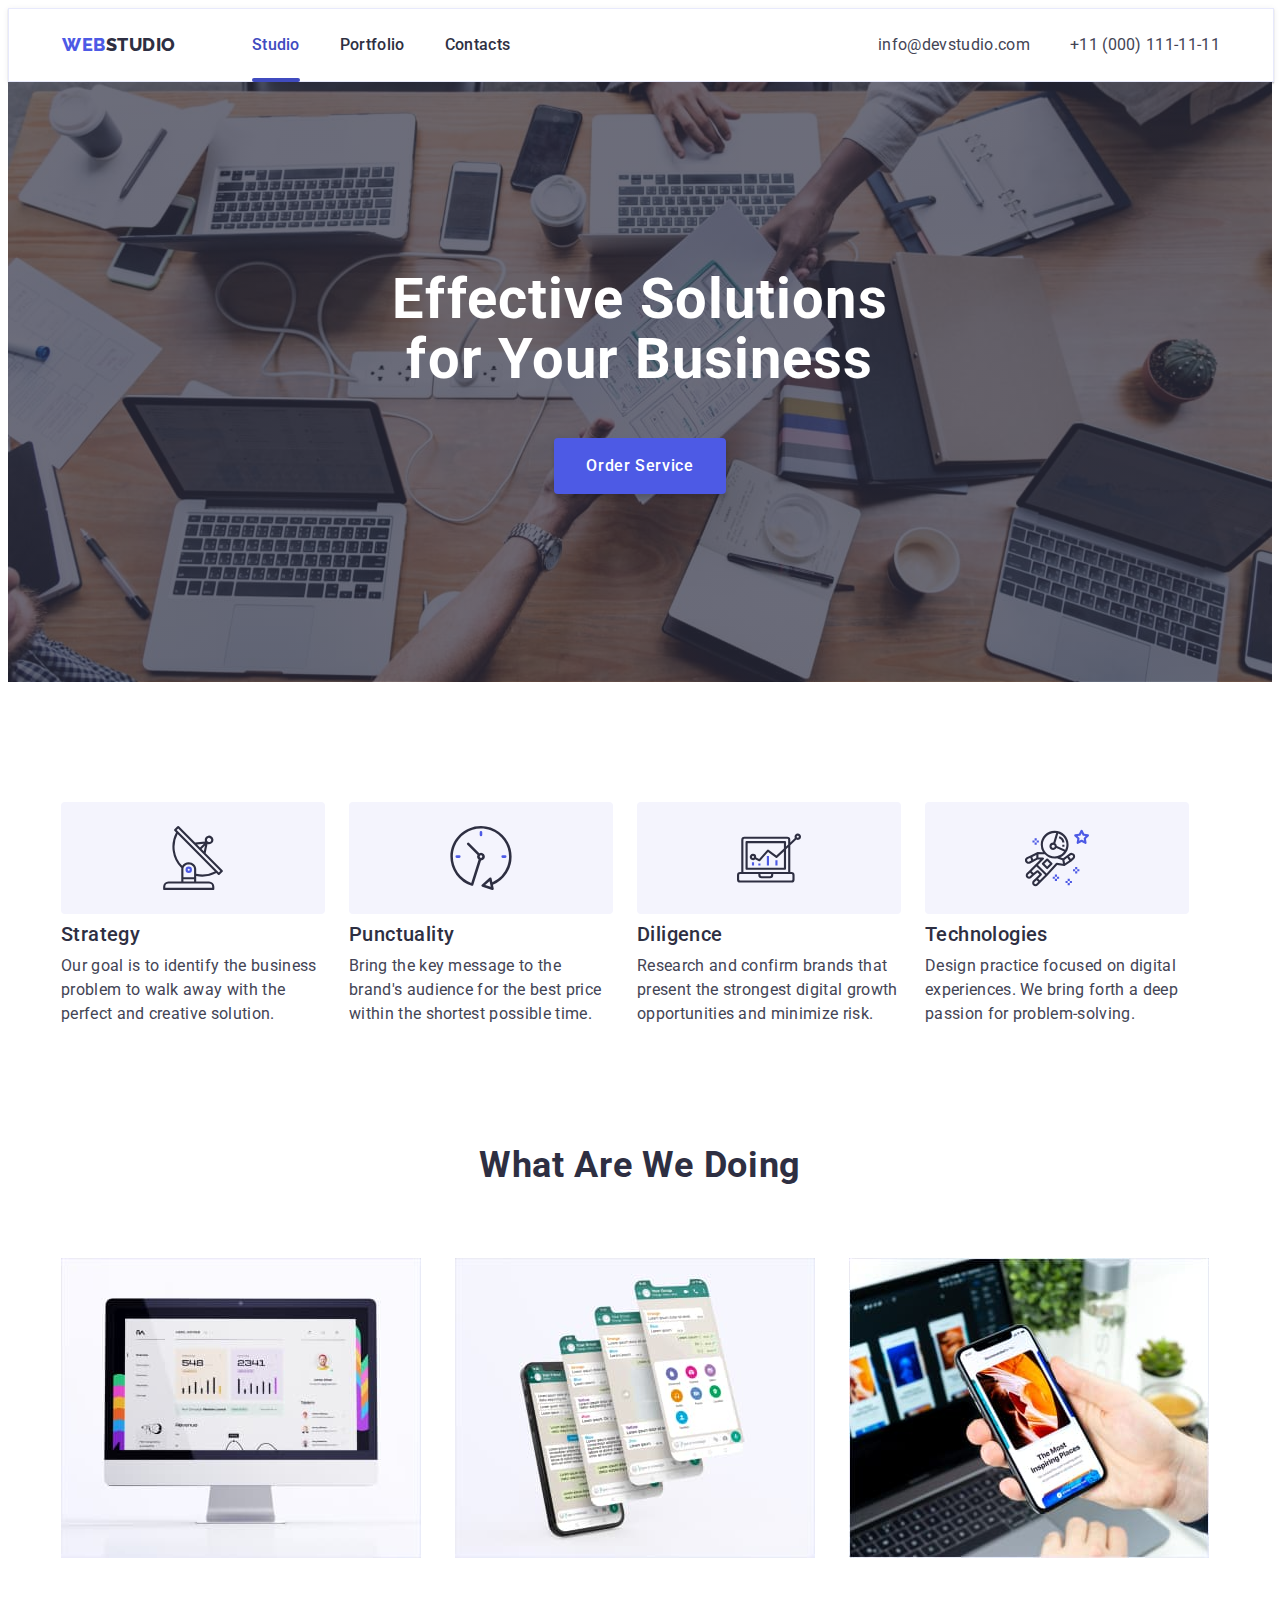
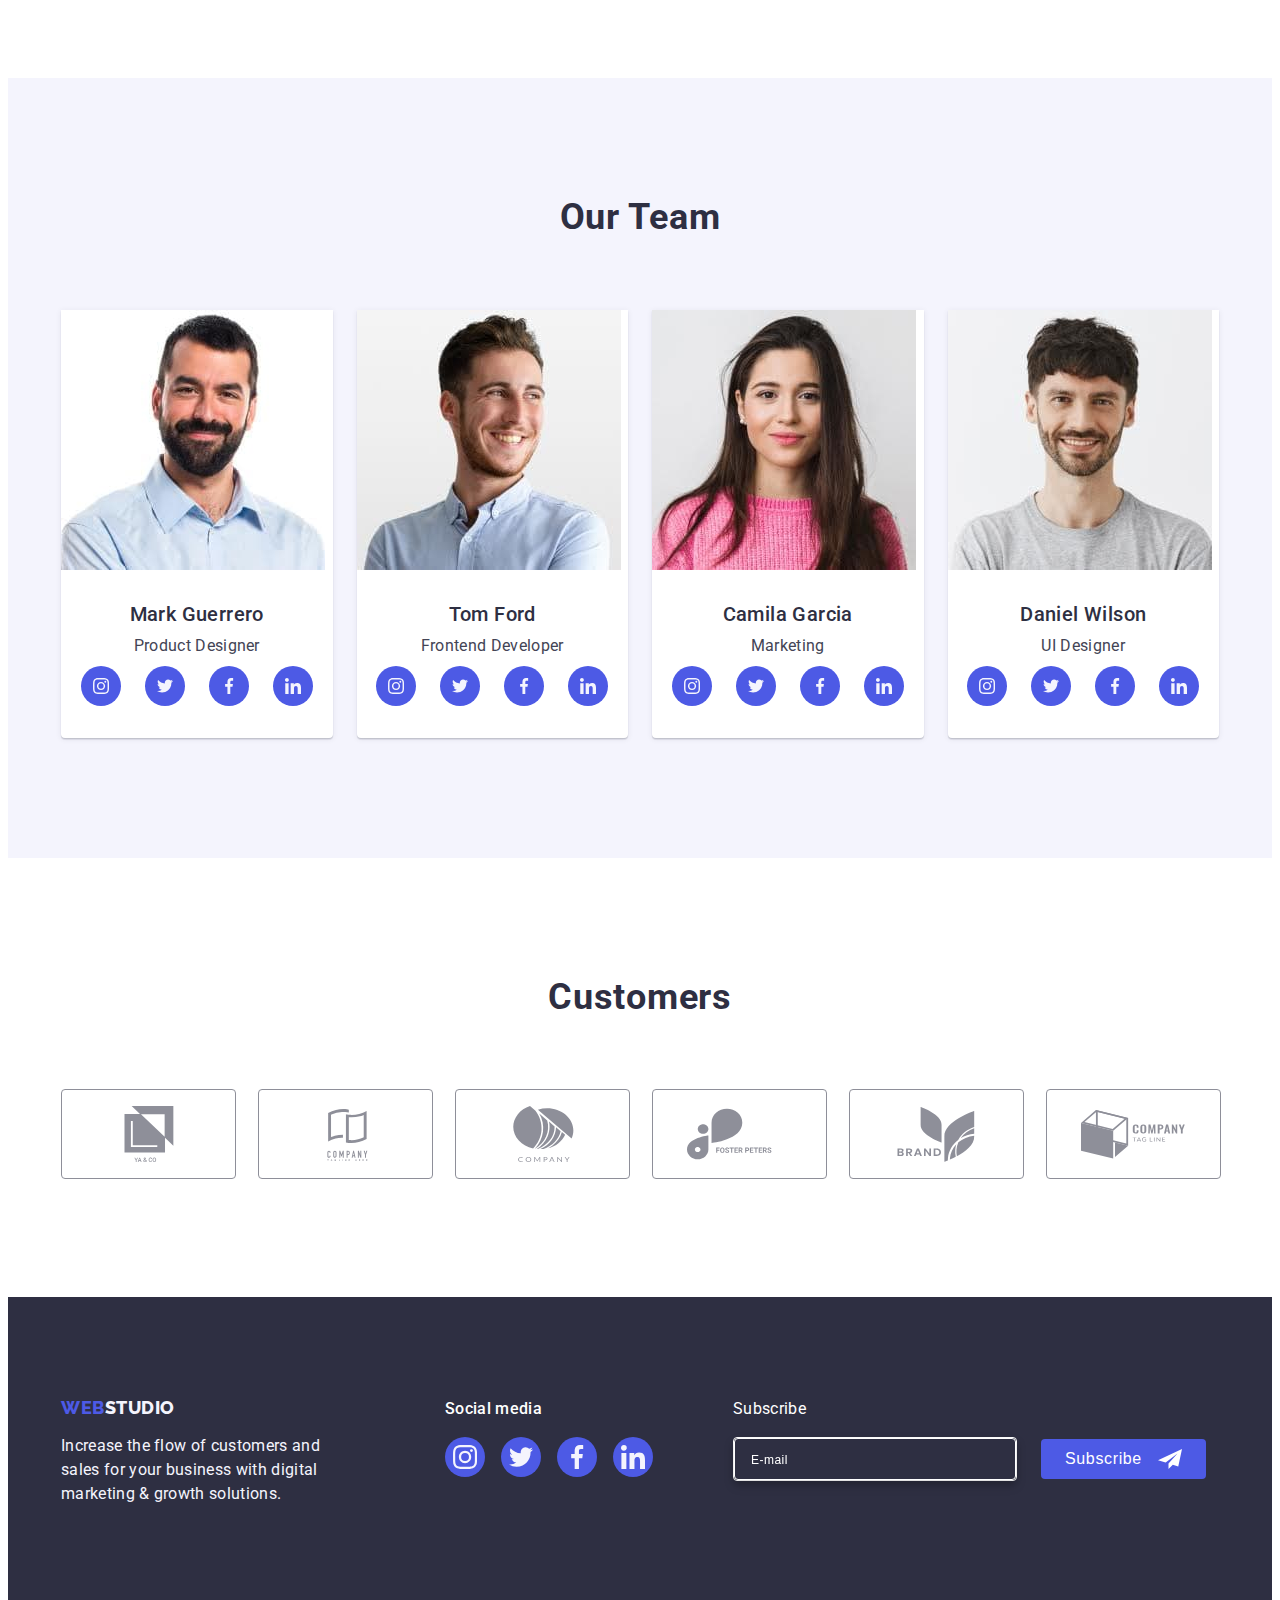
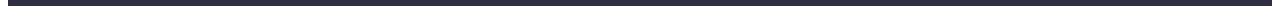
<file: index.html>
<!DOCTYPE html>
<html lang="en">
<head>
    <meta charset="UTF-8">
    <meta http-equiv="X-UA-Compatible" content="IE=edge">
    <meta name="viewport" content="width=device-width, initial-scale=1.0">
    <title>Document</title>
    <link rel="preconnect" href="https://fonts.googleapis.com">
    <link rel="preconnect" href="https://fonts.gstatic.com" crossorigin>
    <link href="https://fonts.googleapis.com/css2?family=Raleway:wght@800&family=Roboto+Serif:wght@600&family=Roboto:wght@400;500;700&display=swap" rel="stylesheet"/>
    <link rel="stylesheet" href="https://cdnjs.cloudflare.com/ajax/libs/modern-normalize/1.1.0/modern-normalize.min.css" integrity="sha512-wpPYUAdjBVSE4KJnH1VR1HeZfpl1ub8YT/NKx4PuQ5NmX2tKuGu6U/JRp5y+Y8XG2tV+wKQpNHVUX03MfMFn9Q==" crossorigin="anonymous" referrerpolicy="no-referrer" />
    <link rel="stylesheet" href="./css/styles.css"/>
</head>
<body>
  <!-- header -->
      <header class="header" data-header>
        <div class="container container-header">
         <nav class="navigation-list">
          <a href="./index.html" class="main-logo link">Web<span class="main-logo-studio link">Studio</span></a>
            <ul class="header-list list">
          <li class="navigation"><a class="header-link active link " href="./index.html">Studio</a></li>
          <li class="navigation"><a class="header-link link" href="./portfolio.html">Portfolio</a></li>
          <li class="navigation"><a class="header-link link" href="">Contacts</a></li>
         </ul>
         </nav>
         <address class="adress">
        <ul class="info list" >
        <li class="mail .contacts"><a href="mailto:info@devstudio.com" class="mail-link link">info@devstudio.com</a></li>
        <li class="tel .contacts"><a href="tel:+110001111111" class="mail-link link">+11 (000) 111-11-11 </a></li>
    </ul>
    </address>
  </div>
    </header>
  <!-- Головний контент,секція1 -->
      <main> 
        <section class="descrition">
       <div class="container .container-description">
          <h1 class="descrition-title">Effective Solutions
            <span>for Your Business</span></h1>
          <button type="button" class="description-btn" data-modal-open>Order Service</button>
       </div>
      </section>
      
  <!--Список стратегій,секція 2 -->
        <section class="strategy-list">
          <div class="container container-strategy">
            <h2 hidden="" class="strategy-main-title">Strategy</h2>
            <ul class="strategy-list-content list">
              <li class="strategy-item">
<div class="icons-container">  
  <svg width="64" height="64" class="strategy-icon">
  <use href="./images/icons.svg#icon-antenna"></use>
</svg> </div>
                  <h3 class="strategy-title">Strategy</h3>
                  <p class="strategy-text">Our goal is to identify the business problem to walk away with the perfect and creative solution.</p>
              </li>
              <li class="strategy-item">
                <div class="icons-container">
                  <svg width="64" height="64" class="strategy-icon">
                    <use href="./images/icons.svg#icon-clock"></use>
                  </svg>
                </div>
                <h3 class="strategy-title">Punctuality</h3>
                <p class="strategy-text">Bring the key message to the brand's audience for the best price within the shortest possible time.</p>
              </li>
              <li class="strategy-item">
                <div class="icons-container">
                  <svg width="64" height="64">
                    <use href="./images/icons.svg#icon-diagram"></use>
                  </svg>
                </div>
                  <h3 class="strategy-title">Diligence</h3>
                      <p class="strategy-text ">Research and confirm brands that present the strongest digital growth opportunities and minimize risk.</p>
              </li>
              <li class="strategy-item">
                <div class="icons-container">
                  <svg width="64" height="64">
                    <use href="./images/icons.svg#icon-astronaut"></use>
                  </svg>
                </div>
                  <h3 class="strategy-title">Technologies</h3>
                      <p class="strategy-text ">Design practice focused on digital experiences. We bring forth a deep passion for problem-solving.</p>
              </li>
            </ul>
      </div >
      </section>
      <!-- Чим ми займаємось -->
      <section class="perfomance">
        <div class="container container-perfomance">
          <h2 class="perfomance-title">What Are We Doing</h2>
          <ul class="perfomance-list list">
            <li class="perfomance-item"><img src="./images/computer.jpg" alt="computer" width="360"></li>
            <li class="perfomance-item"><img src="./images/apps.jpg" alt="applications" width="360"></li>
            <li class="perfomance-item"><img src="./images/compmob.jpg" alt="computer with mobile" width="360"></li>
        </ul>
        </div >
      </section>
      <!-- Наша команда  -->
      <section class="team">
        <div class="container container-team">
          <h2 class="team-title">Our Team</h2>
          <ul class="team-members list">
            <li class="team-members-item">
              <img src="./images/marc.jpg" alt="pic of Marc Guerrero" width="264">
              <div class="team-members-description">
                <h3 class="team-members-item-title">Mark Guerrero</h3>
                <p class="strategy-text team-members-item-text">Product Designer</p>
                <ul class="team-soc-list list">
                  <li class="team-soc-item"><a href="" class="team-soc-link link">
                  <svg width="16" height="16" class="team-soc-icon">
                    <use href="./images/icons.svg#icon-ig-ik"></use>
                  </svg>
                  </a></li>
                  <li class="team-soc-item"><a href="" class="team-soc-link link">
                <svg width="16" height="16" class="team-soc-icon">
                <use href="./images/icons.svg#icon-twitter"></use>
                 </svg>
                  </a></li>
                  <li class="team-soc-item"><a href="" class="team-soc-link link">
                    <svg width="16" height="16" class="team-soc-icon">
                      <use href="./images/icons.svg#icon-facebook"></use>
                    </svg>
                  </a></li>
                  <li class="team-soc-item"><a href="" class="team-soc-link link">
                    <svg width="16" height="16" class="team-soc-icon">
                      <use href="./images/icons.svg#icon-linkedin"></use>
                    </svg>
                  </a></li>
                </ul>
              </div >
            </li>
            <li class="team-members-item">
              <img src="./images/tom.jpg" alt="pic of Tom Ford" width="264">
             <div class="team-members-description">
                <h3 class="team-members-item-title">Tom Ford</h3>
                <p class="strategy-text team-members-item-text ">Frontend Developer</p>
                <ul class="team-soc-list list">
                  <li class="team-soc-item"><a href="" class="team-soc-link link">
                    <svg width="16" height="16" class="team-soc-icon">
                      <use href="./images/icons.svg#icon-ig-ik"></use>
                    </svg>
                  </a></li>
                  <li class="team-soc-item"><a href="" class="team-soc-link link">
                    <svg width="16" height="16" class="team-soc-icon">
                      <use href="./images/icons.svg#icon-twitter"></use>
                    </svg>
                  </a></li>
                  <li class="team-soc-item"><a href="" class="team-soc-link link">
                    <svg width="16" height="16" class="team-soc-icon">
                      <use href="./images/icons.svg#icon-facebook"></use>
                    </svg>
                  </a></li>
                  <li class="team-soc-item"><a href="" class="team-soc-link link">
                    <svg width="16" height="16" class="team-soc-icon">
                      <use href="./images/icons.svg#icon-linkedin"></use>
                    </svg>
                  </a></li>
                </ul>
             </div >
            </li>
            <li class="team-members-item" >
              <img src="./images/camila.jpg" alt="pic of Camila Garcia" width="264">
              <div class="team-members-description">
                <h3 class="team-members-item-title">Camila Garcia</h3>
                <p class="strategy-text team-members-item-text ">Marketing</p>
                <ul class="team-soc-list list">
                  <li class="team-soc-item"><a href="" class="team-soc-link link">
                  <svg width="16" height="16" class="team-soc-icon">
                    <use href="./images/icons.svg#icon-ig-ik"></use>
                  </svg>
                  </a></li>
                  <li class="team-soc-item"><a href="" class="team-soc-link link">
                    <svg width="16" height="16" class="team-soc-icon">
                      <use href="./images/icons.svg#icon-twitter"></use>
                    </svg>
                  </a></li>
                  <li class="team-soc-item"><a href="" class="team-soc-link link">
                    <svg width="16" height="16" class="team-soc-icon">
                      <use href="./images/icons.svg#icon-facebook"></use>
                    </svg>
                  </a></li>
                  <li class="team-soc-item"><a href="" class="team-soc-link link">
                    <svg width="16" height="16" class="team-soc-icon">
                      <use href="./images/icons.svg#icon-linkedin"></use>
                    </svg>
                  </a></li>
                </ul>
              </div >
            </li>
            <li class="team-members-item">
              <img src="./images/daniel.jpg" alt="pic of Daiel Wilson" width="264">
              <div class="team-members-description">
                <h3 class="team-members-item-title">Daniel Wilson</h3>
                <p class="strategy-text team-members-item-text">UI Designer</p>
                <ul class="team-soc-list list">
                  <li class="team-soc-item"><a href="" class="team-soc-link link">
                    <svg width="16" height="16" class="team-soc-icon">
                      <use href="./images/icons.svg#icon-ig-ik"></use>
                    </svg>
                  </a></li>
                  <li class="team-soc-item"><a href="" class="team-soc-link link">
                    <svg width="16" height="16" class="team-soc-icon">
                      <use href="./images/icons.svg#icon-twitter"></use>
                    </svg>
                  </a></li>
                  <li class="team-soc-item"><a href="" class="team-soc-link link">
                    <svg width="16" height="16" class="team-soc-icon">
                      <use href="./images/icons.svg#icon-facebook"></use>
                    </svg>
                  </a></li>
                  <li class="team-soc-item"><a href="" class="team-soc-link link">
                    <svg width="16" height="16" class="team-soc-icon">
                      <use href="./images/icons.svg#icon-linkedin"></use>
                    </svg>
                  </a></li>
                </ul>
              </div >
            </li>
          </ul>
        </div >
      </section>
      <!-- ---------------- SECTION CUSTOMERS----------------------->
      <section class="customers">
        <div class="container customers-container">
          <h2 class="customers-title">Customers</h2>
          <ul class="customers-list list">
            <li class="customers-item"><a href="" class="customers-link link">
              <svg width="104" height="56" class="icon-customers">
                <use href="./images/icons.svg#icon-group"></use>
              </svg>
            </a></li>
            <li class="customers-item"><a href="" class="customers-link link">
              <svg width="104" height="56" class="icon-customers">
                <use href="./images/icons.svg#icon-Logo"></use>
              </svg>
            </a></li>
            <li class="customers-item"><a href="" class="customers-link link">
              <svg width="104" height="56" class="icon-customers">
                <use href="./images/icons.svg#icon-group-next"></use>
              </svg>
            </a></li>
            <li class="customers-item"><a href="" class="customers-link link">
              <svg width="104" height="56" class="icon-customers">
                <use href="./images/icons.svg#icon-foster-peters"></use>
              </svg>
            </a></li>
            <li class="customers-item"><a href="" class="customers-link link">
              <svg width="104" height="56" class="icon-customers">
                <use href="./images/icons.svg#icon-brand"></use>
              </svg>
            </a></li>
            <li class="customers-item"><a href="" class="customers-link link">
              <svg width="104" height="56" class="icon-customers">
                <use href="./images/icons.svg#icon-company"></use>
              </svg>
            </a></li>
          </ul>
        </div>
      </section>
  </main>
  <!------------------------------- Footer----------------->
  <footer class="footer"> 
    <div class="container container-footer">
      <div class="footer-logo">
      <a href="./index.html" class="main-logo link" >Web<span class="main-logo-studio-footer link">Studio</span></a>
        <p class="footer-text .text">Increase the flow of customers and sales for your business with digital marketing & growth solutions.</p>
    </div>
    <div class="footer-socialmedia">
<p class="socialmedia-title">Social media</p>
<ul class="socialmedia-list list">
  <li class="team-soc-item "><a href="" class="team-soc-link different link">
    <svg width="24" height="24" class="icon-footer">
      <use href="./images/icons.svg#icon-ig-ik"></use>
    </svg>
  </a></li>
  <li class="team-soc-item"><a href="" class="team-soc-link different link">
    <svg width="24" height="24" class="icon-footer">
      <use href="./images/icons.svg#icon-twitter"></use>
    </svg>
  </a></li>
  <li class="team-soc-item"><a href="" class="team-soc-link different link">
<svg width="24" height="24" class="icon-footer">
  <use href="./images/icons.svg#icon-facebook"></use>
</svg>
  </a></li>
  <li class="team-soc-item"><a href="" class="team-soc-link different link">
    <svg width="24" height="24" class="icon-footer">
      <use href="./images/icons.svg#icon-linkedin"></use>
    </svg>
  </a></li>
</ul>
    </div>

    <!----------------------------FOOTER FORM --------------- -->
      <div class="footer-form-wrap">
        <p class="form-text">Subscribe</p>
        <form class="footer-form">
          <label class="form-label" for="user_subscribe">
          <input class="footer-email" type="email" name="user_subscribe" id="user_subscribe" placeholder="E-mail"/>
        </label>
        
          <button class="footer-btn" type="submit">Subscribe
          <svg class="plane" width="24" height="24">
            <use href="./images/icons.svg#icon-Plane"></use>
          </svg>
          </button>
        </form>
      </div>
      </div >
  </footer>
  <!---------------------------Modal window--------------------->
<div class="backdrop is-hidden" data-modal>
  <div class="modal">
    <button type="button" class="modal-btn" data-modal-close>
      <svg class="modal-icon" width="8" height="8">
        <use href="./images/icons.svg#icon-close-iconn" ></use>
      </svg>
    </button>


    <form class="modal-form-wrap">
      <p class="modal-title">Leave your contacts and we will call you back</p>
      <label class="modal-form" for="modal_name" >Name</label>
      <div class="form-wrapper">
        <input class="modal-field" type="text" name="modal_name" id="modal_name" />
        <svg class="modal-form-icon" width="18" height="24">
          <use href="./images/icons.svg#person"></use>
        </svg>
      </div>
      <label class="modal-form" for="modal_phone" >Phone</label>
        <div class="form-wrapper">
          <input class="modal-field" type="tel" name="modal_phone" id="modal_phone" />
          <svg class="modal-form-icon" width="18" height="24">
            <use href="./images/icons.svg#phone"></use>
          </svg>
        </div>
      
      <label class="modal-form" for="modal_email" >Email</label>
        <div class="form-wrapper">
          <input class="modal-field" type="email" name="modal_email" id="modal_email" />
          <svg class="modal-form-icon" width="18" height="24">
            <use href="./images/icons.svg#email"></use>
          </svg>
        </div>

      <label class="modal-form">Comment</label>
      <textarea class="modal-textarea" rows="4" placeholder="Text input"></textarea>

      <label class="modal-form-agreement" for="modal_agreement" >
      <input class="agreement-input visually-hidden" type="checkbox" name="modal_agreement" id="modal_agreement" />
      <svg class="agreement-icon" width="16" height="16">
        <use class="agreement-unchecked" href="./images/icons.svg#unchecked"></use>
        <use class="agreement-checked" href="./images/icons.svg#checked"></use>
      </svg>
      <span class="modal-agreement-text">I accept the terms and conditions of the <a href="" class="modal-policy" target="_blank" rel="noopener noreferrer">Privacy Policy</a></span>
    </label>
  <button type="submit" class="description-btn-modal">Send</button>
    </form>
  </div>
</div>
<!----------------SCRIPT------------------- -->
<script src="./js/header.js"></script>
<script src="./js/modal.js"></script>
</body>
</html>
</file>
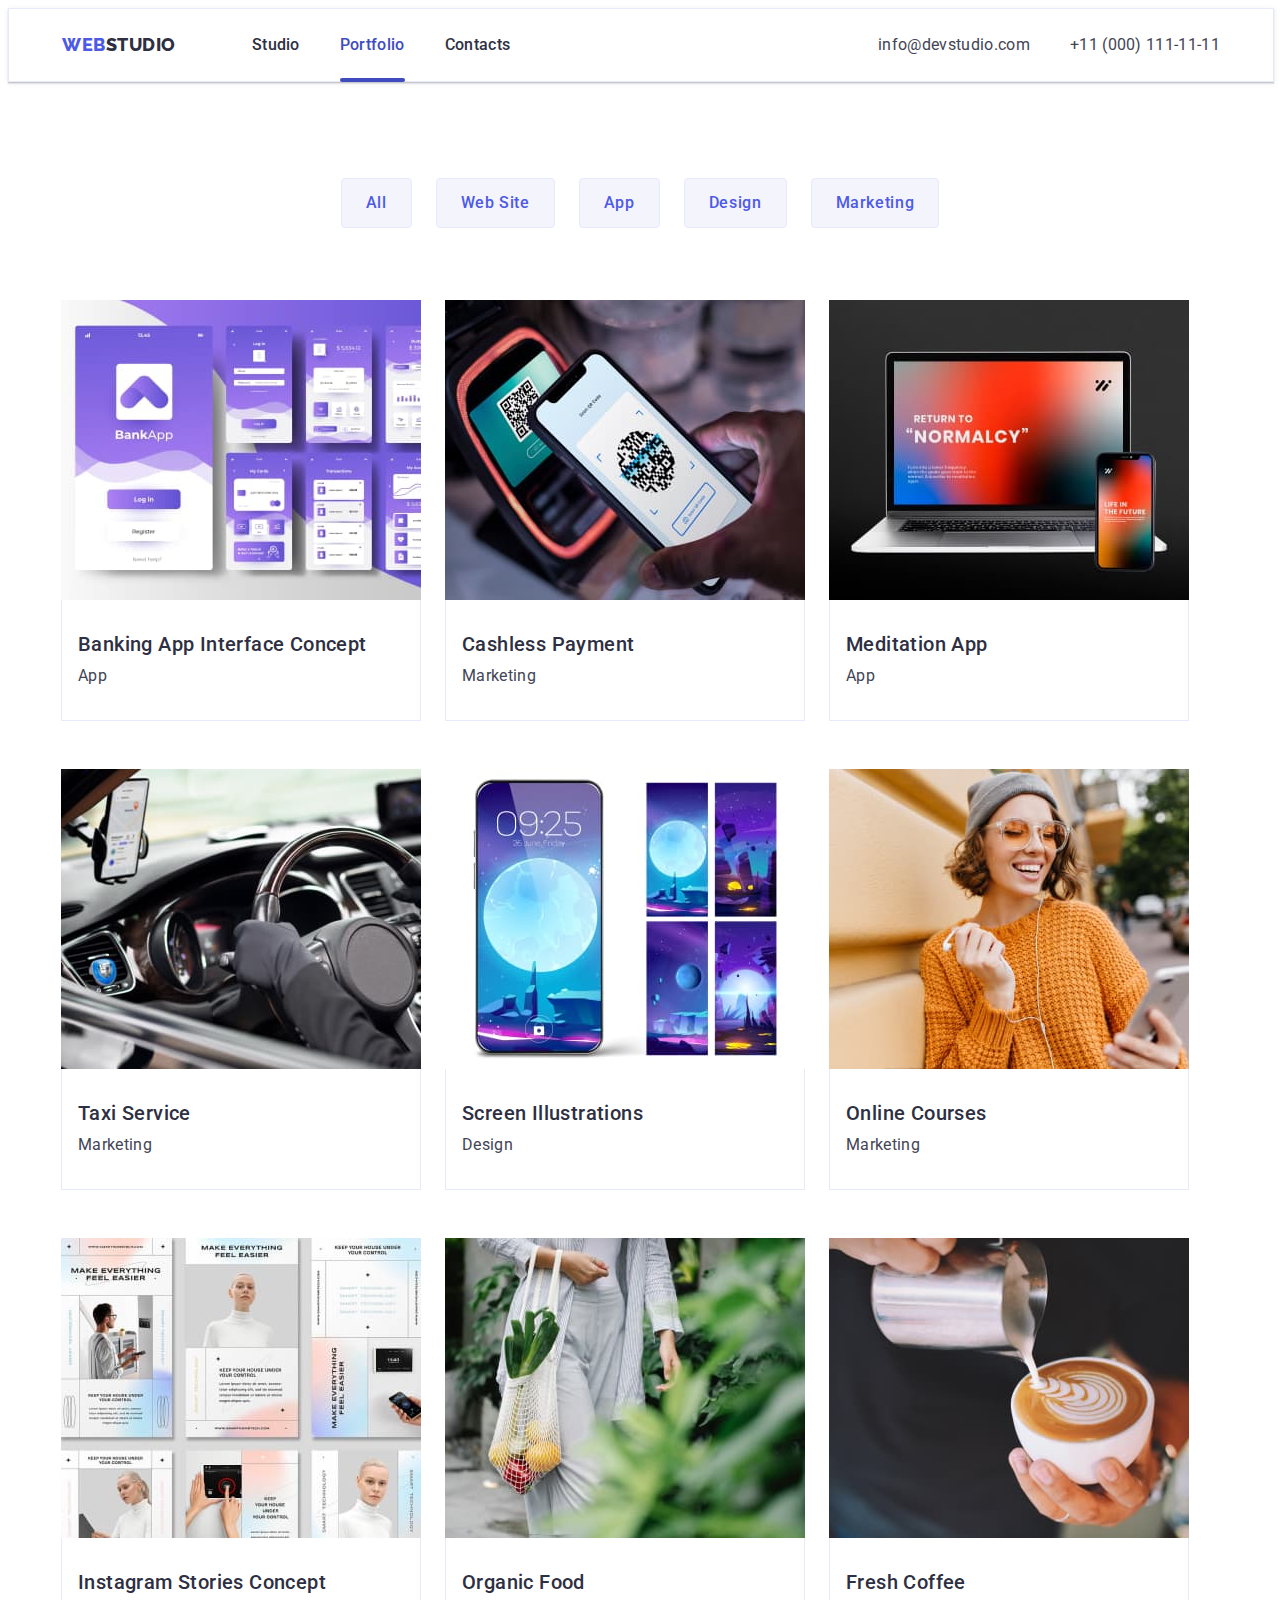
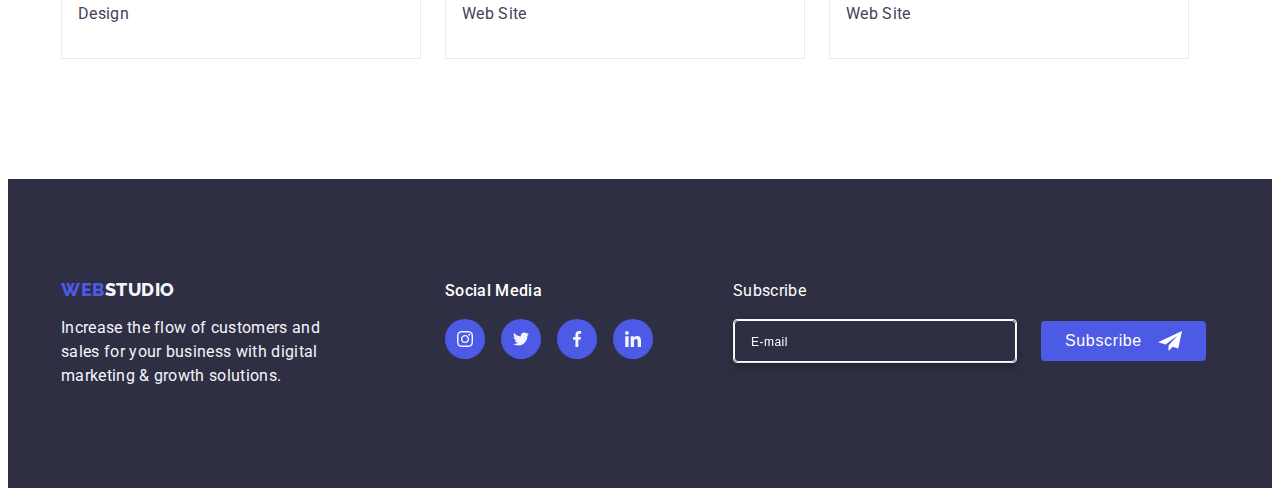
<file: portfolio.html>
<!DOCTYPE html>
<html lang="en">
<head>
    <meta charset="UTF-8">
    <meta http-equiv="X-UA-Compatible" content="IE=edge">
    <meta name="viewport" content="width=device-width, initial-scale=1.0">
    <title>Document</title>
    <link rel="preconnect" href="https://fonts.googleapis.com">
<link rel="preconnect" href="https://fonts.gstatic.com" crossorigin>
    <link href="https://fonts.googleapis.com/css2?family=Raleway:wght@800&family=Roboto+Serif:wght@600&family=Roboto:wght@400;500;700&display=swap" rel="stylesheet"/>
    <link rel="stylesheet" href="https://cdnjs.cloudflare.com/ajax/libs/modern-normalize/1.1.0/modern-normalize.min.css" integrity="sha512-wpPYUAdjBVSE4KJnH1VR1HeZfpl1ub8YT/NKx4PuQ5NmX2tKuGu6U/JRp5y+Y8XG2tV+wKQpNHVUX03MfMFn9Q==" crossorigin="anonymous" referrerpolicy="no-referrer" />
    <link rel="stylesheet" href="./css/styles.css"/>
</head>
<body>
  <!-- Шапка -->
      <header class="header" data-header>
        <div class="container container-header">
        <nav class="navigation-list">
         <a href="./index.html" class="main-logo link" >Web<span class="main-logo-studio link">Studio</span></a>
           <ul class="header-list list">
         <li class="navigation"><a class="header-link link" href="./index.html">Studio</a></li>
         <li class="navigation"><a class="header-link active link " href="./portfolio.html">Portfolio</a></li>
         <li class="navigation"><a class="header-link link" href="">Contacts</a></li>
        </ul>
        </nav>
        <address class="adress">
       <ul class="info list" >
       <li class="mail .contacts"><a href="mailto:info@devstudio.com" class="mail-link link">info@devstudio.com</a></li>
       <li class="tel .contacts"><a href="tel:+110001111111" class="mail-link link">+11 (000) 111-11-11 </a></li>
    </ul>
    </address>
</div>
     </header>
    <!-- Головний контент,секція1,наші переваги -->
        <main> 
          <section class="advantages">
          <div class="container container-advantages">
              <h1 hidden="" class="advantages-title">Our advantages</h1>
              <ul class="advantages-list list">
        <li><button type="button" class="btn">All</button></li>
        <li><button type="button" class="btn">Web Site</button></li>
        <li><button type="button" class="btn">App</button></li>
        <li><button type="button" class="btn">Design</button></li>
        <li><button type="button" class="btn">Marketing</button></li>
              </ul> 
    <!-- <!-List, inside of section --> 
              <ul class="possibilities-list list">
                <li class="possibilities-item link" >
                       <a href="" class="possibilities-item-link link">
                       <div class="possibilities-thumb">
                       <img src="./images/bankapp.jpg" alt="bank application" width="360">
                        <p class="overlay-text">
                          14 Stylish and User-Friendly App Design Concepts · Task Manager App · Calorie Tracker App · Exotic Fruit Ecommerce App · Cloud Storage App
                        </p>
                       </div>
                    <div class="possibilities-text-container">
                        <h2 class="possibilities-item-name">Banking App Interface Concept</h2>
                        <p class="possibilities-item-text">App</p>
                    </div >
                  </a>
                </li>
                <li class="possibilities-item link">
                      <a href="" class="possibilities-item-link link"> 
                      <div class="possibilities-thumb">
                      <img src="./images/contactless.jpg" alt="contactless payment" width="360">
                        <p class="overlay-text">14 Stylish and User-Friendly App Design Concepts · Task Manager App · Calorie Tracker App · Exotic Fruit Ecommerce App · Cloud Storage App</p>
                     
                      </div>
                      <div class="possibilities-text-container">
                          <h2 class="possibilities-item-name">Cashless Payment</h2>
                              <p class="possibilities-item-text">Marketing</p>
                      </div >
                    </a>
                </li>
                <li class="possibilities-item link">
                      <a href="" class="possibilities-item-link link">
                      <div class="possibilities-thumb">
                      <img src="./images/maditationapp.jpg" alt="meditation app" width="360">
                      
                        <p class="overlay-text">14 Stylish and User-Friendly App Design Concepts · Task Manager App · Calorie Tracker App · Exotic Fruit Ecommerce App · Cloud Storage App</p>
                      
                    </div>
                    <div class="possibilities-text-container">
                        <h2 class="possibilities-item-name">Meditation App</h2>
                            <p class="possibilities-item-text">App</p>
                    </div >
                  </a>
                </li>
                <li class="possibilities-item link">
                      <a href="" class="possibilities-item-link link">
                      <div class="possibilities-thumb">
                      <img src="./images/taxiservice.jpg" alt="taxi service" width="360">
                      
                        <p class="overlay-text">14 Stylish and User-Friendly App Design Concepts · Task Manager App · Calorie Tracker App · Exotic Fruit Ecommerce App · Cloud Storage App</p>
                    </div>
                    <div class="possibilities-text-container">
                        <h2 class="possibilities-item-name">Taxi Service</h2>
                            <p class="possibilities-item-text">Marketing</p>
                    </div >
                  </a>
                </li>
                <li class="possibilities-item link">
                      <a href="" class="possibilities-item-link link">
                        <div class="possibilities-thumb">
                      <img src="./images/screenil.jpg" alt="screen illustratuin" width="360">
                        <p class="overlay-text">14 Stylish and User-Friendly App Design Concepts · Task Manager App · Calorie Tracker App · Exotic Fruit Ecommerce App · Cloud Storage App</p>
                        </div>
                        <div class="possibilities-text-container">
                        <h2 class="possibilities-item-name">Screen Illustrations</h2>
                        <p class="possibilities-item-text">Design</p>
                    </div >
                  </a>
                </li>
                <li class="possibilities-item link">
                      <a href="" class="possibilities-item-link link">
                      <div class="possibilities-thumb">
                      <img src="./images/onlinecoures.jpg" alt="online education" width="360">
                        <p class="overlay-text">14 Stylish and User-Friendly App Design Concepts · Task Manager App · Calorie Tracker App · Exotic Fruit Ecommerce App · Cloud Storage App</p>
                    </div>
                    <div class="possibilities-text-container">
                        <h2 class="possibilities-item-name">Online Courses</h2>
                            <p class="possibilities-item-text">Marketing</p>
                    </div >
                      </a>
                       </li>
                <li class="possibilities-item link">
                    
                      <a href="" class="possibilities-item-link link">
                      <div class="possibilities-thumb">
                      <img src="./images/igstories.jpg" alt="instagram stories" width="360">
                      
                        <p class="overlay-text">14 Stylish and User-Friendly App Design Concepts · Task Manager App · Calorie Tracker App · Exotic Fruit Ecommerce App · Cloud Storage App</p>
                      
                    </div>
                    <div class="possibilities-text-container">
                        <h2 class="possibilities-item-name">Instagram Stories Concept</h2>
                            <p class="possibilities-item-text">Design</p>
                    </div >
                  </a>
                </li>
                <li class="possibilities-item link">
                      <a href="" class="possibilities-item-link link">
                      <div class="possibilities-thumb">
                      <img src="./images/organicfood.jpg" alt="organic food" width="360">
                      
                        <p class="overlay-text">14 Stylish and User-Friendly App Design Concepts · Task Manager App · Calorie Tracker App · Exotic Fruit Ecommerce App · Cloud Storage App</p>
                      
                    </div>
                    <div class="possibilities-text-container">
                        <h2 class="possibilities-item-name">Organic Food</h2>
                            <p class="possibilities-item-text">Web Site</p>
                    </div >
                  </a>
                </li>
                <li class="possibilities-item link">
                    
                      <a href="" class="possibilities-item-link link">
                      <div class="possibilities-thumb">
                      <img src="./images/coffee.jpg" alt="coffee" width="360">
                      
                        <p class="overlay-text">14 Stylish and User-Friendly App Design Concepts · Task Manager App · Calorie Tracker App · Exotic Fruit Ecommerce App · Cloud Storage App</p>
                      
                    </div>
                    <div class="possibilities-text-container">
                        <h2 class="possibilities-item-name">Fresh Coffee</h2>
                            <p class="possibilities-item-text">Web Site</p>
                    </div >
                  </a>
                </li>
              </ul>
            </div>
        </section>
    </main>
    <!-- Footer -->
    <footer class="footer"> 
        <div class="container container-footer">
            <div class="footer-logo">
                <a href="./index.html" class="main-logo link" >Web<span class="main-logo-studio-footer link">Studio</span></a>
                  <p class="footer-text .text">Increase the flow of customers and sales for your business with digital marketing & growth solutions.</p>
              </div>
              <div class="footer-socialmedia">
          <h3 class="socialmedia-title">Social Media</h3>
          <ul class="socialmedia-list list">
            <li class="team-soc-item"><a href="" class="team-soc-link different link">
              <svg width="16" height="16">
                <use href="./images/icons.svg#icon-ig-ik"></use>
              </svg>
            </a></li>
            <li class="team-soc-item"><a href="" class="team-soc-link different link">
              <svg width="16" height="16">
                <use href="./images/icons.svg#icon-twitter"></use>
              </svg>
            </a></li>
            <li class="team-soc-item"><a href="" class="team-soc-link different link">
          <svg width="16" height="16">
            <use href="./images/icons.svg#icon-facebook"></use>
          </svg>
            </a></li>
            <li class="team-soc-item"><a href="" class="team-soc-link different link">
              <svg width="16" height="16">
                <use href="./images/icons.svg#icon-linkedin"></use>
              </svg>
            </a></li>
          </ul>
              </div>
                  <!----------------------------FOOTER FORM --------------- -->
      <div class="footer-form-wrap">
        <p class="form-text">Subscribe</p>
        <form class="footer-form">
          <label class="form-label" for="user_subscribe" >
          <input class="footer-email" type="email" name="user_subscribe" id="user_subscribe" placeholder="E-mail"/>
        </label>
          <button class="footer-btn" type="submit">Subscribe
          <svg class="plane" width="24" height="24">
            <use href="./images/icons.svg#icon-Plane"></use>
          </svg>
          </button>
        </form>
      </div>
                </div >
      </footer>
      <!--      SCRIPT                -->
      <script src="./js/header.js"></script>
      <script src="./js/modal.js"></script>

</body>
</html>
</file>
<file: css/styles.css>
:root {
    /*        COLOR               */
    --main-title-color: #ffffff; 
    --second-title-color: #2E2F42;
    --third-title-color: #434455 ;
    --forth-title-color: #f4f4fd;
    --fifth-color: #8e8f99;
    --sixth-color: #4D5AE5;
    --seventh-color: #404bbf;
    
    /*         ANIMATION        */
    --anim-f: 200ms ease-in;
    --anim-s: 800ms ease;


}

/* .post:nth-child(1) {
    /* box-shadow: 0 10px 10px -5px rgba(0, 0, 0, 0.3); */
  
p, h1, h2, h3, h4, h5, h6 {
    margin: 0;
}

ul {
padding-left: 0;
margin: 0;
}

img {
    display: block;
}


body {
font-family:'Roboto', sans-serif;
background-color: #ffffff;
color: #434455;
}

.list {
list-style: none;
}

.link {
text-decoration: none;
}

.contacts {
font-style: normal;
font-weight: 400;
font-size: 16px;
line-height: 1.5;
text-align: center;
letter-spacing: 0.02em;
color: #434455;
}

.text {
font-style: normal;
font-weight: 400;
font-size: 16px;
line-height: 1.2;
text-align: center;
letter-spacing: 0.02em;
}

/* ----------------header -------------------------*/
.container {
    width: 1158px;
    padding-left: 15px;
    padding-right: 15px;
    margin: 0 auto;
    /* outline: 1px solid #404bbf; */
}
.container-header {
    display: flex;
   align-items: center;
   justify-content: space-between;

   
}
.header {
color:#FFFFFF ;
border: 1px solid #E7E9FC;
box-shadow: 0px 2px 1px rgba(46, 47, 66, 0.08), 0px 1px 1px rgba(46, 47, 66, 0.16), 0px 1px 6px rgba(46, 47, 66, 0.08);
width: 100%;
transition: background-color var(--anim-s), backdrop-filter var(--anim-s);

}

.header.no-transparency {
    background-color: rgba(17, 19, 25, 0.4);
    backdrop-filter: blur(7px);
}



.navigation-list{
    display: flex;
    align-items: center;
    margin-right: auto;
    
}



.main-logo {
font-family: 'Raleway', sans-serif;
font-weight: 800;
font-size: 18px;
line-height: 1.17;
letter-spacing: 0.03em;
text-transform: uppercase;
color: #4D5AE5;
padding: 0px; 
transition: fill var(--anim-s) ;

}

.main-logo-studio {
font-family: 'Raleway', sans-serif;
font-style: normal;
font-weight: 800;
font-size: 18px;
line-height: 1.17;
letter-spacing: 0.03em;
text-transform: uppercase;
color:#2E2F42;

}

.navigation {
font-weight: 500;
font-size: 16px;
line-height: 1.5;
letter-spacing: 0.02em;
color: #404bbf;

transition-property: background-color;
transition-duration: 250ms;
transition-timing-function: cubic-bezier(0.4, 0, 0.2, 1);

}

.navigation:is(:hover, :focus) {
    color: var(--seventh-color); 
}

.header-list{
    display: flex;
    align-items: center;
    gap: 40px;
    margin-left: 76px;
   

}


.header-link {
position:relative;
font-weight: 500;
font-size: 16px;
line-height: 1.5;
letter-spacing: 0.02em;
color: #2E2F42;
padding: 24px 0;
display: block;
transition-property: color;
transition-duration: 250ms;
transition-timing-function: cubic-bezier(0.4, 0, 0.2, 1);
}

.header-link:is(:hover,:focus) {
color: var(--seventh-color);
}

.active {
    color: #404bbf;
}

.active::after {
    content: '';
    position:absolute;
    bottom: -1px;
    left:0;
    height: 4px; ;
    width: 100%;
    border-radius: 2px;
    display: block;
    /* color: #404bbf; */
    background-color: #404BBF;

}



.adress {
font-style:normal;
align-content: center;
}
.info{
    display: flex;
    justify-content: flex-end;
    align-content: center;
    gap: 40px;
}
.mail {


}

.mail-link {
    line-height: 1.5;
    letter-spacing: 0.02em;
    color: var(--third-title-color);
    margin-right: auto;
    align-items: center;

    transition-property: color;
    transition-duration: 250ms;
    transition-timing-function: cubic-bezier(0.4, 0, 0.2, 1);
}

.mail-link:is(:hover, :focus) {
    color: #404bbf;
}



.tel-link {
    line-height: 1.5;
    letter-spacing: 0.02em;
    color: var(--third-title-color);

    transition-property: color;
    transition-duration: 250ms;
    transition-timing-function: cubic-bezier(0.4, 0, 0.2, 1);
}

.tel-link:is(:hover, :focus) {
    color: #404bbf;
}

.tel{

}
/* !<!-- Головний контент,секція1 --> */

.descrition {

margin-left: auto;
margin-right: auto;
padding-top: 188px;
padding-bottom: 188px;
max-width: 1440px;
text-align: center;
background-color: var(--second-title-color);
background-image: linear-gradient(rgba(46, 47, 66, 0.7), rgba(46, 47, 66, 0.7))
,url(../images/bg.jpg);
background-repeat: no-repeat;
background-position: center ;
background-size: cover;

}

.descrition-title {
    font-size: 56px;
    line-height: 1.07;
    text-align: center;
    letter-spacing: 0.02em;
    color: var(--main-title-color);
    width: 496px;
    margin-right: auto;
    margin-left: auto;
    margin-bottom: 48px;

}
.description-btn {
    background-color: #4D5AE5;
    font-family: inherit;
    font-style: normal;
    font-weight: 500;
    font-size: 16px;
    line-height: 1.5;
    display: block;
    margin: 0 auto;
    letter-spacing: 0.04em;
    color: #FFFFFF;
    padding: 16px 32px;
    box-shadow: 0px 4px 4px rgba(0, 0, 0, 0.15);
    border-radius: 4px;
    border: none;
    cursor: pointer;

    transition-property: background-color;
    transition-duration: 250ms;
    transition-timing-function: cubic-bezier(0.4, 0, 0.2, 1);
    

}

.description-btn:is(:hover, :focus) {
    background-color: #404BBF;
}

/*---------Strategy, section2----------*/

.strategy-list {
padding-top: 120px ;
padding-bottom: 120px;

}

.icons-container{
    width: 264px;
    height: 112px;
    background: var(--forth-title-color);
    border-radius: 4px;
    display: flex;
    justify-content: center;
    align-items: center;
    margin-bottom: 8px;
}

.strategy-list-content {
    display: flex;
    gap:24px;
}
.strategy-item {
width: 264px;
}
.strategy-title {
font-weight: 500;
font-size: 20px;
line-height: 1.2;
letter-spacing: 0.02em;
color: var(--second-title-color);
margin-bottom: 8px;
}
.strategy-text {
font-weight: 400;
font-size: 16px;
line-height: 1.5;
letter-spacing: 0.02em;
color: #434455;
}


    

/* --------------------What are we doing, perfomnce section 3------------------- */
.perfomance {
    padding-bottom: 120px;
    padding-top: 0;

}
.perfomance-title {
    font-size: 36px;
    line-height: 1.11;
    text-align: center;
    text-transform: capitalize; 
    letter-spacing: 0.02em;
    color: var(--second-title-color);
    padding-top: 0;
}

.perfomance-list {
    display: flex;
    gap: 24px;
    margin-top: 72px;
}
.perfomance-item {
    width: calc((100% - 48px) / 3);
}

/* --------------------------------Our team, section 4 ------------------------- */

.team {
    background-color: #F4F4FD; 
    padding-top: 120px ;
    padding-bottom: 120px;

}
.team-title {
    font-size: 36px;
    line-height: 1.11;
    text-align: center;
    letter-spacing: 0.02em;
    text-transform: capitalize;
    color: var(--second-title-color);
    margin-bottom: 72px;
}
.team-members {
    display: flex;
    gap: 24px;
}

.team-members-description{
    padding-top: 32px;
    padding-bottom: 32px;

}
.team-members-item {
    background-color: #FFFFFF;
    width: calc((100% - 48px) / 4);
    border-radius: 0px 0px 4px 4px;
    box-shadow: 0px 1px 6px rgba(46, 47, 66, 0.08), 0px 1px 1px rgba(46, 47, 66, 0.16), 0px 2px 1px rgba(46, 47, 66, 0.08);
}
.team-members-item-title {
font-weight: 500;
font-size: 20px;
line-height: 1.2;
text-align: center;
letter-spacing: 0.02em;
color: var(--second-title-color);
margin-bottom: 8px; ;
}
.team-members-item-text {
    line-height: 1.5 ;
    letter-spacing: 0.02em;
    text-align: center;
    margin-bottom: 8px;
}

.team-soc-list {
    display: flex;
    justify-content: center;
    gap: 24px;
}

.team-soc-item {
    width: 40px ;
    height: 40px;
}
.team-soc-link {
    width: 100%;
    height: 100%;
    transition: background-color 250ms cubic-bezier(0.4, 0, 0.2, 1);
    border-radius: 50%;
    background-color: var(--sixth-color);
    display: flex;
    align-items: center;
    justify-content: center;
}

.team-soc-link:is(:hover, :focus){
   background-color: var(--seventh-color);
}

.team-soc-icon {
    fill: var(--forth-title-color);
}

/*      Section customesr      */
.customers{  
background-color: var(--main-title-color);
padding-top: 120px ;
padding-bottom: 120px;
}  

.customers-container{


    
}
.customers-title {
    font-size: 36px;
    line-height: 1.1;
    text-align: center;
    letter-spacing: 0.02em;
    text-transform: capitalize;
    color: var(--second-title-color);
    margin-bottom: 72px;

}
.customers-list {
    display: flex;
    justify-content: center;
    gap: 24px;

}
.customers-item {
width:calc((100% - 120px) / 6);
height: 88px;
border-radius: 4px;


}

.customers-link {
    width: 100%;
    height:100%;
    transition: border-color 250ms cubic-bezier(0.4, 0, 0.2, 1), color 250ms cubic-bezier(0.4, 0, 0.2, 1) ;
    border-radius: 4px;
    border: 1px solid #8e8f99;
    display: flex;
    justify-content: center;
    align-items: center;
    color: var(--fifth-color);

}

.customers-link:is(:hover, :focus) {
    border-color: var(--seventh-color);
    color: var(--seventh-color);
}
.icon-customers{
    fill:currentColor;
  
}

/*  -----------Footer ----------- */

.container-footer{
    display: flex;
    align-items: baseline;

}

.footer {
    background-color: var(--second-title-color);
    padding-top: 100px;
    padding-bottom: 100px;
    
}

.footer-logo {
    margin-right: 120px;
}

.footer-text {
    font-style: normal;
    font-weight: 400;
    font-size: 16px;
    line-height: 1.5;
    letter-spacing: 0.02em;
    display: flex;
    justify-content: center;
    flex-wrap: wrap;
    color: var(--forth-title-color);
    flex-wrap: wrap;
    max-width: 264px;
    margin-top: 16px;
    
}
.main-logo-studio-footer {
     color: var(--forth-title-color);
    
}

.icon-footer {
    fill:var(--forth-title-color);
}


.footer-socialmedia {
    
}

.socialmedia-title {
    font-weight: 500;
    font-size: 16px;
    line-height: 1.5;
    letter-spacing: 0.02em;
    color: var(--main-title-color);
    margin-bottom: 16px;


}
.socialmedia-list {
    display: flex;
    gap: 16px; ;
}

.different {
transition: background-color 250ms cubic-bezier(0.4, 0, 0.2, 1);
}

.different:is(:hover, :focus){
    background-color: #31d0aa; 

}

/* ----------------------Wrap------------------ */

.footer-form-wrap{
    display:inline-block;
    align-items: center;
    margin-left: 80px;
}

.form-text{
    top:0;
    left:0;
    margin-bottom: 16px;
    font-size: 16px;
line-height: 1.5;
letter-spacing: 0.02em;
color: var(--main-title-color);

}

.footer-form {
    display: flex;
    justify-content: center;
    align-items: center;
    gap:24px;

}
.form-label {
    display: inline-flex;
    justify-content: center;
    align-items: center;
    box-sizing: border-box;
    border: 1px solid var(--main-title-color);
    filter: drop-shadow(0px 4px 4px rgba(0, 0, 0, 0.15));
    border-radius: 4px;
}

.footer-email {
    width: 264px;
    height: 40px;
    padding: 0;
    padding-left: 16px;
    background-color: var(--second-title-color);
    border: 1px solid var(--main-title-color);
    filter: drop-shadow(0px 4px 4px rgba(0, 0, 0, 0.15));
    border-radius: 4px;
    color: var(--main-title-color);
    outline: none;
}

.footer-email::placeholder {
font-weight: 400;
font-size: 12px;
line-height: 2.0;
letter-spacing: 0.04em;
color: var(--main-title-color);

}


.footer-btn{
display: inline-flex;
justify-content:space-between;
align-items: center;
text-align: center;
width: 165px;
height: 40px;
font-weight: 500;
font-size: 16px;
padding: 8px 24px;
line-height: 1.5;
letter-spacing: 0.04em;
background-color: var(--sixth-color);
color: var(--main-title-color);
border-radius: 4px;
border: none;
cursor: pointer;
transition: background-color 250ms cubic-bezier(0.4, 0, 0.2, 1);
}

.footer-btn:is(:hover, :focus){
    background-color: var(--seventh-color);
}


.plane {
   fill: var(--main-title-color);
}

/* ---------------------Modal window--------- */

.backdrop {
    width: 100vw;
    height: 100vh;
    position: fixed;
    top: 0;
    left: 0;
    z-index: 100;
    transition: opacity 250ms cubic-bezier(0.4, 0, 0.2, 1), visibility 250ms cubic-bezier(0.4, 0, 0.2, 1);
    background-color:rgba(46, 47, 66, 0.4);
    backdrop-filter: blur(2px);

}

.backdrop.is-hidden{
    opacity: 0;
    visibility: hidden;
    pointer-events:none;
}
.modal {
    position:absolute;
    top: 50%;
    left: 50%;
    min-width: 408px;
    min-height: 576px;
    padding-top: 72px;
    padding-left: 24px;
    padding-right: 24px;
    padding-bottom: 24px;
    background-color: #fcfcfc;
    box-shadow: 0px 1px 1px rgba(0, 0, 0, 0.14),
    0px 1px 3px rgba(0, 0, 0, 0.12),
    0px 2px 1px rgba(0, 0, 0, 0.2);
    border-radius: 4px;
    transform: translate(-50%, -50%) scale(1);
    transition: transform 250ms cubic-bezier(0.4, 0, 0.2, 1) ;
    

}

.backdrop.is-hidden .modal {
opacity: 0;
transform: translate(-50%, -70%);
transition-delay: 300ms ;
}




.modal-btn {
    position: absolute;
    display: flex;
    align-items: center;
    justify-content: center;
    top: 24px;
    right: 24px;
    width: 24px;
    height: 24px;
    border-radius: 50%;
    padding:0;
    border: 1px solid rgba(0, 0, 0, 0.1);
    background-color: #E7E9FC;
    cursor: pointer;
    transition: background-color 250ms cubic-bezier(0.4, 0, 0.2, 1), border 250ms cubic-bezier(0.4, 0, 0.2, 1);
    
}
.modal-icon {
    position:absolute;
    top: 50%;
    left: 50%;
    transform: translate(-50%, -50%);
    transition: fill 250ms cubic-bezier(0.4, 0, 0.2, 1);
    
}

.modal-btn:is(:hover, :focus) {
    background-color: var(--seventh-color);
    border: none;
    fill: var(--main-title-color);
}

.modal-form-wrap{

}
.modal-title {
margin-bottom: 24px;
    font-weight: 500;
    font-size: 16px;
    line-height: 1.5;
    text-align: center;
    letter-spacing: 0.02em;
    color: var(--second-title-color);
    
    }

.modal-form {
    display: block;
margin-bottom: 4px;
font-size: 12px;
line-height: 1.17;
letter-spacing: 0.04em;
color: var(--fifth-color);

}

.form-wrapper{
    position: relative;
    margin-bottom: 10px;

}

.modal-field{
    width: 100%;
    height: 40px;
    padding: 0;
    padding-left: 38px;
    outline: transparent;
    outline-offset: -1px;
    border: 1px solid rgba(46, 47, 66, 0.4);
    border-radius: 4px;
    transition: border 250ms cubic-bezier(0.4, 0, 0.2, 1) ;
}

.modal-field:focus{
    border: 1px solid var(--sixth-color);

}

.modal-form-icon {
    position:absolute;
    top:50%;
    left:16px;
    transform: translateY(-50%);
    transition: fill 250ms cubic-bezier(0.4, 0, 0.2, 1) ;
    pointer-events: none;
}

.modal-field:focus + .modal-form-icon {
    fill:var(--sixth-color);
}

.modal-textarea{
    display: block;
    width: 100%;
    height: 120px;
    padding: 14px;
    margin-bottom:16px ;
    resize: none;
    outline: transparent;
    border: 1px solid rgba(46, 47, 66, 0.4);
    border-radius: 4px;
    transition: border 250ms cubic-bezier(0.4, 0, 0.2, 1) ;

    font-weight: 400;
    font-size: 12px;
    line-height: 1.17;
    letter-spacing: 0.04em;
    color: rgba(46, 47, 66, 0.4);

}

.modal-textarea:focus{
    border: 1px solid var(--sixth-color);
}

.modal-form-agreement{
    display: flex;
    justify-content: start;
    align-items: center;
    gap:8px;

    margin-bottom: 24px;


}

.agreement-input{
    appearance: none;
    display: block;
    width: 16px;
    height: 16px;
    border: 1px solid var(--fifth-color) ;
    border-radius: 2px;
    transition: opacity 250ms cubic-bezier(0.4, 0, 0.2, 1) ;
    /* background-position: center;
    background-repeat: no-repeat;
    background-image: url("data:image/svg+xml,%3Csvg width='10' height='8' viewBox='0 0 10 8' fill='none' xmlns='http://www.w3.org/2000/svg'%3E%3Cpath d='M8.44558 0.255056C8.61838 0.089653 8.84834 -0.00178848 9.08693 2.65108e-05C9.32551 0.0018415 9.55407 0.0967713 9.72436 0.264784C9.89466 0.432797 9.99337 0.660752 9.99968 0.900549C10.006 1.14034 9.91939 1.37323 9.75816 1.55005L4.86357 7.70436C4.77941 7.79551 4.67782 7.86865 4.5649 7.91942C4.45198 7.97018 4.33003 7.99754 4.20636 7.99984C4.08268 8.00214 3.95981 7.97935 3.8451 7.93282C3.73038 7.88629 3.62618 7.81698 3.53872 7.72903L0.292827 4.46564C0.202435 4.38096 0.129933 4.27884 0.0796475 4.16537C0.0293621 4.05191 0.00232279 3.92942 0.000143182 3.80522C-0.00203643 3.68102 0.0206883 3.55765 0.0669613 3.44248C0.113234 3.3273 0.182108 3.22267 0.269473 3.13483C0.356838 3.047 0.460905 2.97775 0.575465 2.93123C0.690026 2.88471 0.812734 2.86186 0.936267 2.86405C1.0598 2.86624 1.18163 2.89343 1.29449 2.94398C1.40734 2.99454 1.50892 3.06743 1.59315 3.15831L4.16189 5.73967L8.42227 0.28219C8.42994 0.272694 8.43813 0.263635 8.4468 0.255056H8.44558Z' fill='%23FFFFFF'/%3E%3C/svg%3E");
    transition: 250ms ; */

}



.agreement-unchecked {
    opacity: 1;
    transition: 250ms ;
}

.agreement-checked{
    opacity: 0;
    transition: 250ms;
}

.agreement-input:checked +.agreement-icon > .agreement-unchecked {
opacity:0;
}

.agreement-input:checked +.agreement-icon > .agreement-checked {
    opacity:1;
    }
    
.visually-hidden{
    position: absolute;
    width: 1px;
    height: 1px;
    margin: -1px;
    border: 0;
    padding: 0;
    white-space: nowrap;
    clip-path: inset(100%);
    clip: rect(0 0 0 0);
    overflow: hidden;
}
  
.agreement-icon {


}
.modal-agreement-text {
font-size: 12px;
line-height: 1.17;
letter-spacing: 0.04em;
color: var(--fifth-color);
user-select: none;
}
.modal-policy {
    color: var(--sixth-color);
}


.description-btn-modal {
    background-color: #4D5AE5;
    font-family: inherit;
    font-style: normal;
    font-weight: 500;
    width:169px ;
    font-size: 16px;
    line-height: 1.5;
    display: block;
    margin: 0 auto;
    letter-spacing: 0.04em;
    color: #FFFFFF;
    padding: 16px 32px;
    box-shadow: 0px 4px 4px rgba(0, 0, 0, 0.15);
    border-radius: 4px;
    border: none;
    cursor: pointer;

    transition-property: background-color;
    transition-duration: 250ms;
    transition-timing-function: cubic-bezier(0.4, 0, 0.2, 1);
    

}

.description-btn-modal:is(:hover, :focus) {
    background-color: #404BBF;
}

 /* ----------------PAGE POTFOLIO --------------------  */

 /*  ----------- Header, same as in index------------------ */

/* ------------------------Section1, our advantages --------------- */

.advantages {
    padding-top: 96px;
    padding-bottom: 120px;
}
.advantages-title {

}
.advantages-list {
    display: flex;
    justify-content: center;
    gap: 24px;
    align-items: center;
    color: #4D5AE5;
    margin-bottom: 72px;
    

}
.btn {
    background-color:var(--forth-title-color) ;
    font-family: inherit;
    font-style: normal;
    font-weight: 500;
    font-size: 16px;
    line-height: 1.5;
    text-align: center;
    letter-spacing: 0.04em;
    color: #4D5AE5;
    border: 1px solid #E7E9FC;
    border-radius: 4px;
    background: #F4F4FD; 
    padding: 12px 24px ;
    cursor: pointer;

    transition-property: color, background-color, border-color, box-shadow;
    transition-duration: 250ms;
    transition-timing-function: cubic-bezier(0.4, 0, 0.2, 1);

}

.btn:is(:hover, :focus) {
    color: #fffffF;
    background-color:  #404BBF;
    border-color: transparent;
    box-shadow: 0px 3px 1px rgba(0, 0, 0, 0.1), 0px 2px 1px rgba(0, 0, 0, 0.08), 0px 2px 2px rgba(0, 0, 0, 0.12);
    

}

/* ------------------Full list of advantages--------------- */

.container-possibilities{

}

.possibilities-title {
}
.possibilities-list {
    display: flex;
    flex-wrap: wrap;
    column-gap: 24px;
    row-gap: 48px;
    
}
.possibilities-item {
max-width: calc((100% - 48px) / 3);

}

/* 
.possibilities-item:is(:hover,:focus) .overlay{
    transform: translateY(0%);
    } */

.possibilities-item-link{
display: block;
transition: box-shadow 250ms cubic-bezier(0.4, 0, 0.2, 1);

}

.possibilities-item-link:is(:hover, :focus){
    box-shadow: 0px 1px 6px rgba(46, 47, 66, 0.08), 0px 1px 1px rgba(46, 47, 66, 0.16), 0px 2px 1px rgba(46, 47, 66, 0.08);
}


/* --------------------------------- OVERLAY --------------------------*/
.possibilities-thumb {
    position: relative;
    overflow: hidden;
}


.overlay-text {
    position: absolute;
    top:0;
    left:0;
    width: 100%;
    height: 100%;
    transform: translateY(100%);
    transition: transform 250ms cubic-bezier(0.4, 0, 0.2, 1); 
    background-color: var(--sixth-color);
    backdrop-filter: blur(7px);
    padding: 40px 32px;
    font-weight: 400;
    font-size: 16px;
    line-height: 1.5;
    letter-spacing: 0.02em;
    color: var(--forth-title-color);
    
    
}

.possibilities-item-link:hover .overlay-text{
    transform: translateY(0%);
}

.possibilities-item-link:focus .overlay-text{
    transform: translateY(0%);
}

.possibilities-item-name {
font-weight: 500;
font-size: 20px;
line-height: 1.2;
letter-spacing: 0.02em;
color: var(--second-title-color);
margin-bottom: 8px;
}
.possibilities-item-text {
    font-size: 16px;
    line-height: 1.5;
    letter-spacing: 0.02em ;
    color: var(--third-title-color);
    
}
.possibilities-text-container{
    padding: 32px 16px;
    border: 1px solid #E7E9FC;
    border-top: none;
}
</file>
